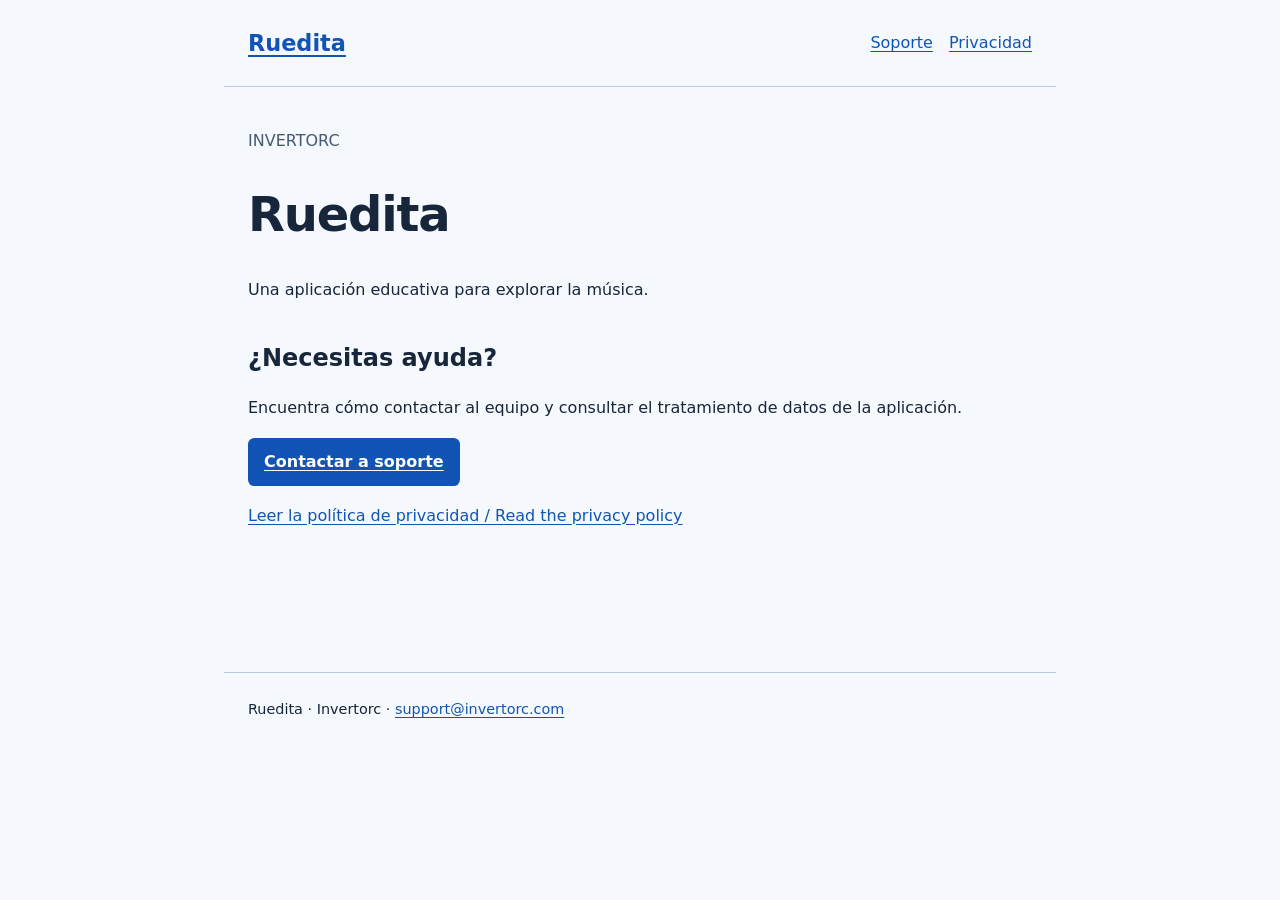
<file: index.html>
<!doctype html>
<html lang="es"><head><meta charset="utf-8"><meta name="viewport" content="width=device-width,initial-scale=1"><title>Soporte y privacidad · Ruedita</title><meta name="description" content="Información oficial de soporte y privacidad de Ruedita, una aplicación educativa de música."><link rel="stylesheet" href="./style.css"></head><body><a class="skip" href="#contenido">Saltar al contenido</a><header><a class="brand" href="./">Ruedita</a><nav aria-label="Navegación principal"><a href="./soporte/">Soporte</a><a href="./privacidad/">Privacidad</a></nav></header><main id="contenido"><p class="meta">INVERTORC</p><h1>Ruedita</h1><p>Una aplicación educativa para explorar la música.</p><h2>¿Necesitas ayuda?</h2><p>Encuentra cómo contactar al equipo y consultar el tratamiento de datos de la aplicación.</p><p><a class="contact" href="./soporte/">Contactar a soporte</a></p><p><a href="./privacidad/">Leer la política de privacidad / Read the privacy policy</a></p></main><footer>Ruedita · Invertorc · <a href="mailto:support@invertorc.com">support@invertorc.com</a></footer></body></html>
</file>
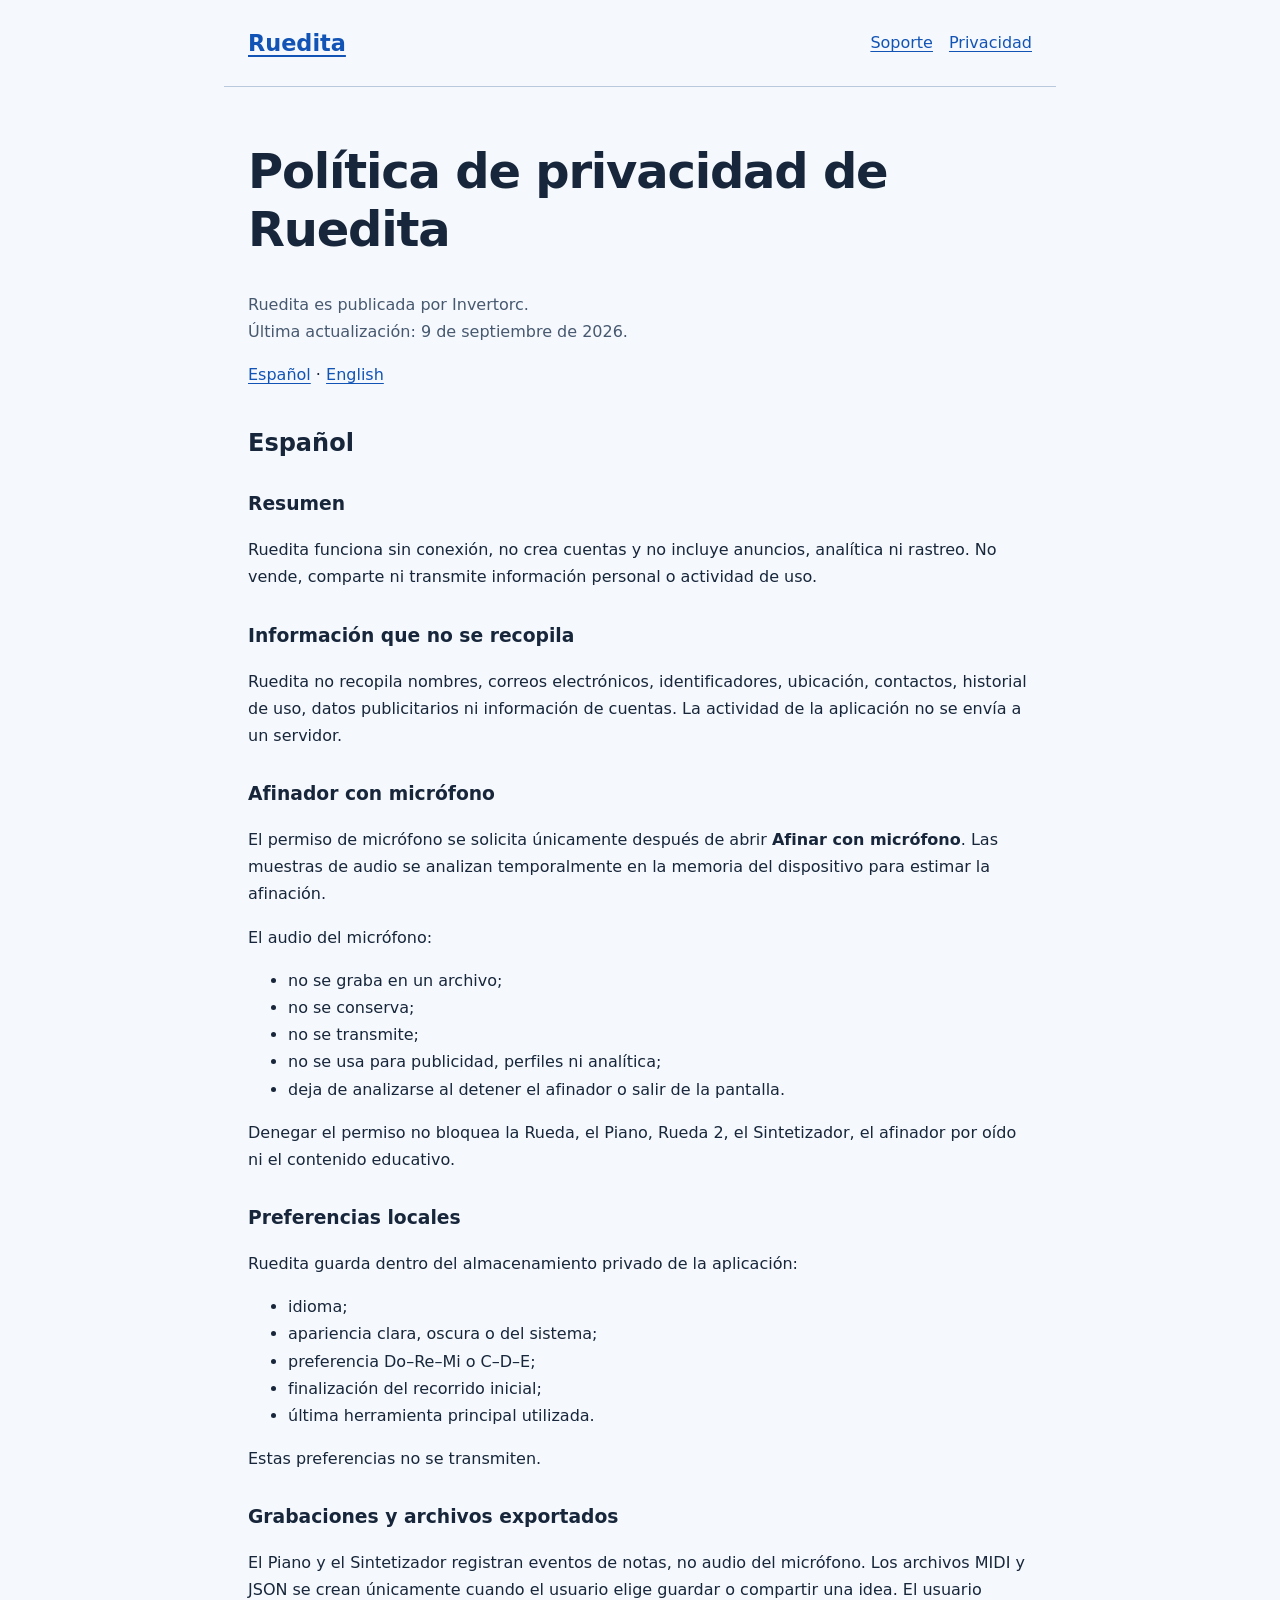
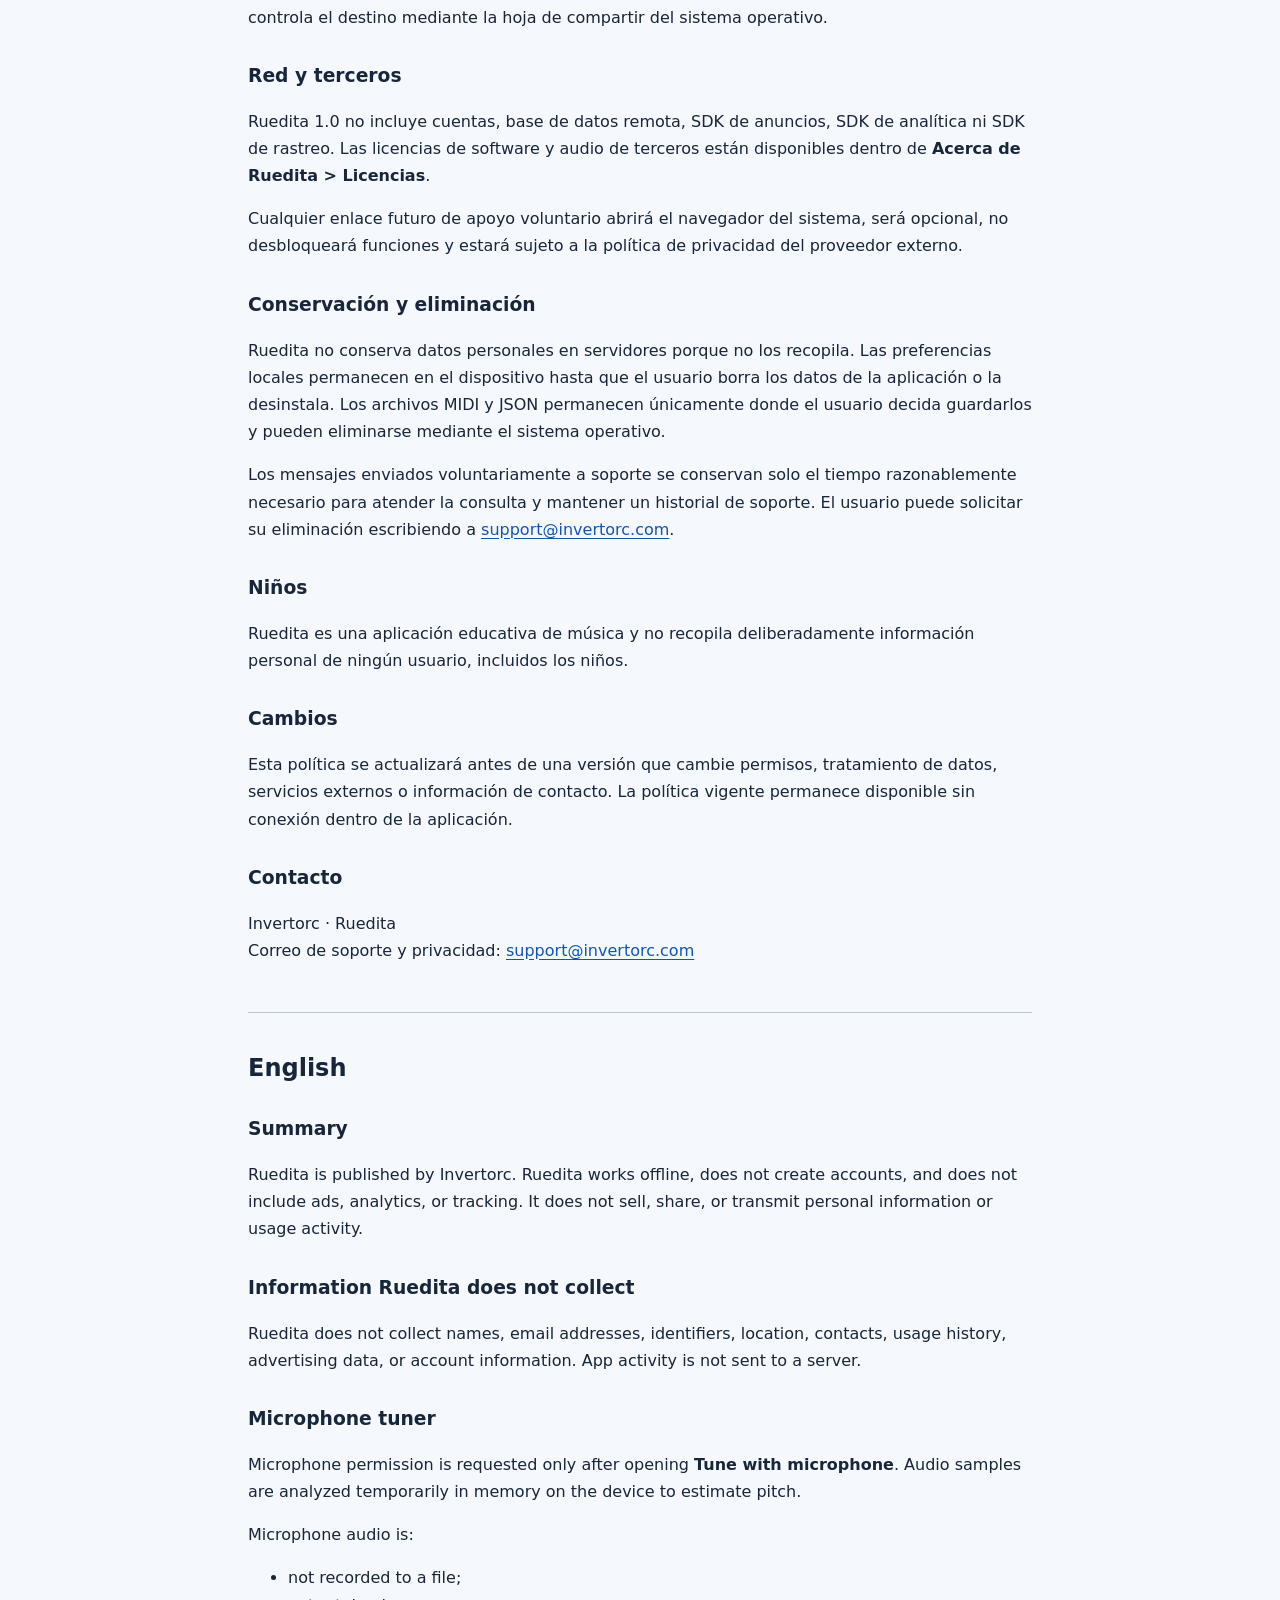
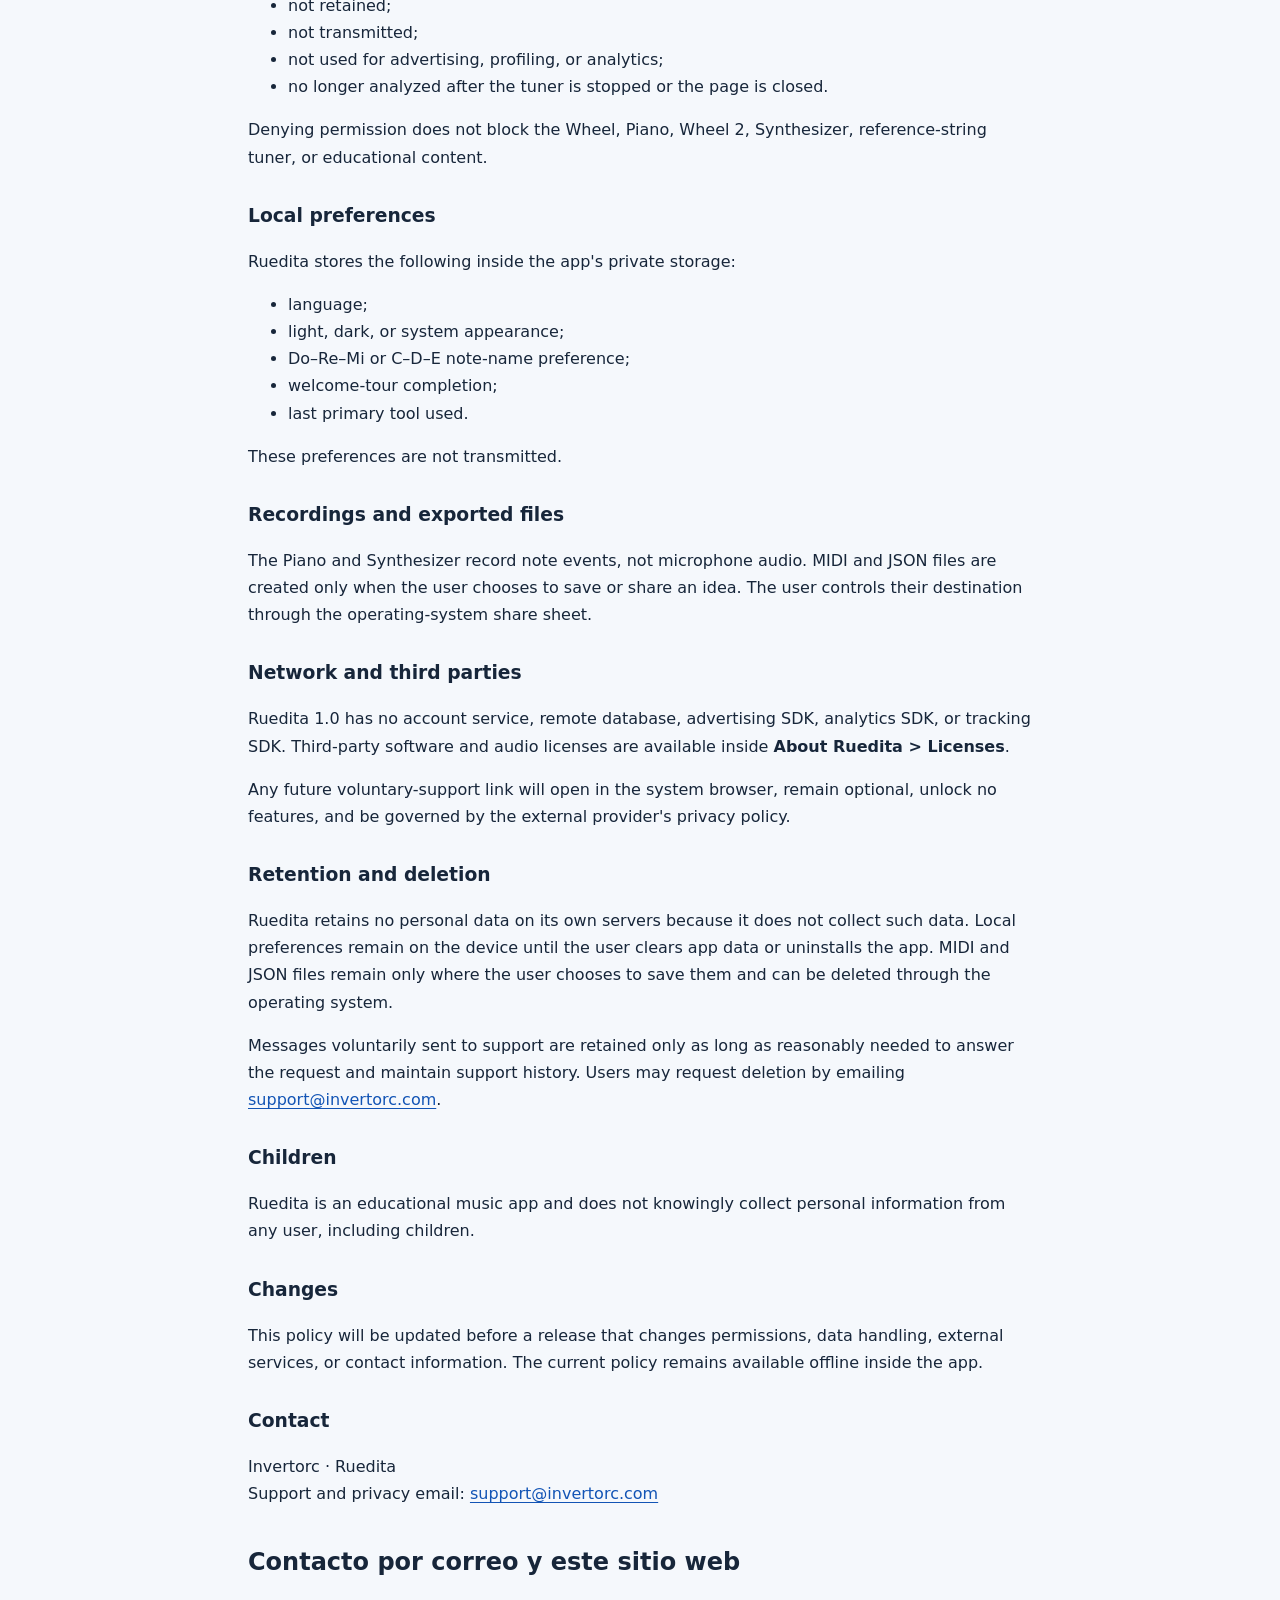
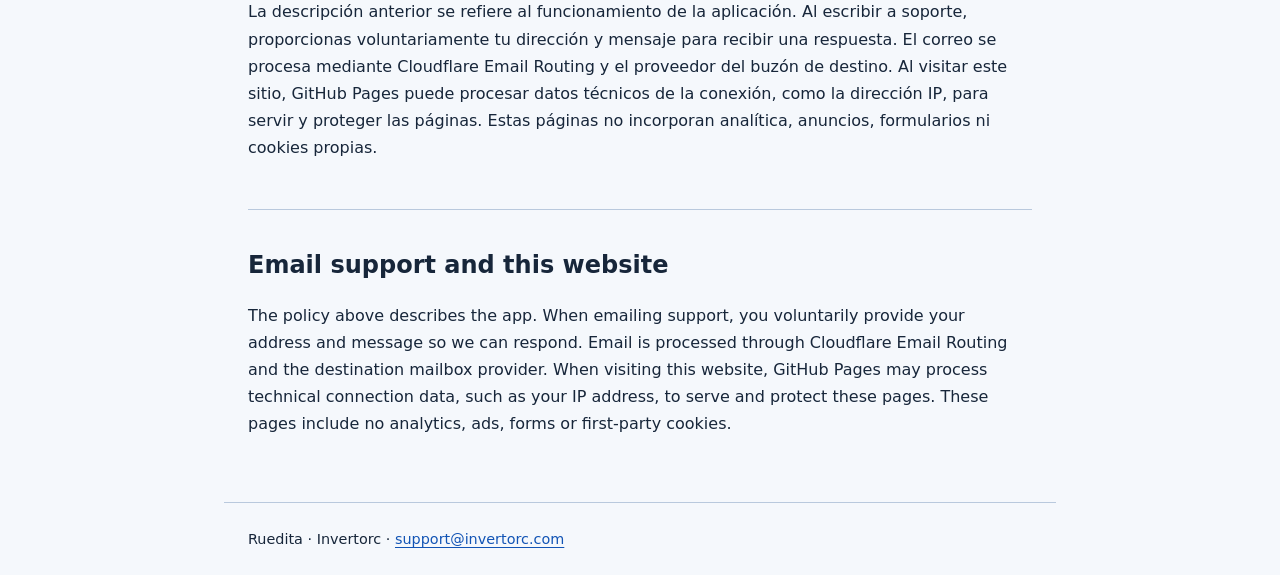
<file: privacidad/index.html>
<!doctype html>
<html lang="es"><head><meta charset="utf-8"><meta name="viewport" content="width=device-width,initial-scale=1"><title>Política de privacidad · Ruedita</title><meta name="description" content="Información oficial de soporte y privacidad de Ruedita, una aplicación educativa de música."><link rel="stylesheet" href="../style.css"></head><body><a class="skip" href="#contenido">Saltar al contenido</a><header><a class="brand" href="../">Ruedita</a><nav aria-label="Navegación principal"><a href="../soporte/">Soporte</a><a href="../privacidad/">Privacidad</a></nav></header><main id="contenido"><h1>Política de privacidad de Ruedita</h1><p class="meta">Ruedita es publicada por Invertorc.<br>Última actualización: 9 de septiembre de 2026.</p><p><a href="#espanol">Español</a> · <a href="#english">English</a></p><section><h2 id="espanol">Español</h2>
<h3>Resumen</h3>
<p>Ruedita funciona sin conexión, no crea cuentas y no incluye anuncios, analítica ni rastreo. No vende, comparte ni transmite información personal o actividad de uso.</p>
<h3>Información que no se recopila</h3>
<p>Ruedita no recopila nombres, correos electrónicos, identificadores, ubicación, contactos, historial de uso, datos publicitarios ni información de cuentas. La actividad de la aplicación no se envía a un servidor.</p>
<h3>Afinador con micrófono</h3>
<p>El permiso de micrófono se solicita únicamente después de abrir <strong>Afinar con micrófono</strong>. Las muestras de audio se analizan temporalmente en la memoria del dispositivo para estimar la afinación.</p>
<p>El audio del micrófono:</p>
<ul><li>no se graba en un archivo;</li><li>no se conserva;</li><li>no se transmite;</li><li>no se usa para publicidad, perfiles ni analítica;</li><li>deja de analizarse al detener el afinador o salir de la pantalla.</li></ul>
<p>Denegar el permiso no bloquea la Rueda, el Piano, Rueda 2, el Sintetizador, el afinador por oído ni el contenido educativo.</p>
<h3>Preferencias locales</h3>
<p>Ruedita guarda dentro del almacenamiento privado de la aplicación:</p>
<ul><li>idioma;</li><li>apariencia clara, oscura o del sistema;</li><li>preferencia Do–Re–Mi o C–D–E;</li><li>finalización del recorrido inicial;</li><li>última herramienta principal utilizada.</li></ul>
<p>Estas preferencias no se transmiten.</p>
<h3>Grabaciones y archivos exportados</h3>
<p>El Piano y el Sintetizador registran eventos de notas, no audio del micrófono. Los archivos MIDI y JSON se crean únicamente cuando el usuario elige guardar o compartir una idea. El usuario controla el destino mediante la hoja de compartir del sistema operativo.</p>
<h3>Red y terceros</h3>
<p>Ruedita 1.0 no incluye cuentas, base de datos remota, SDK de anuncios, SDK de analítica ni SDK de rastreo. Las licencias de software y audio de terceros están disponibles dentro de <strong>Acerca de Ruedita &gt; Licencias</strong>.</p>
<p>Cualquier enlace futuro de apoyo voluntario abrirá el navegador del sistema, será opcional, no desbloqueará funciones y estará sujeto a la política de privacidad del proveedor externo.</p>
<h3>Conservación y eliminación</h3>
<p>Ruedita no conserva datos personales en servidores porque no los recopila. Las preferencias locales permanecen en el dispositivo hasta que el usuario borra los datos de la aplicación o la desinstala. Los archivos MIDI y JSON permanecen únicamente donde el usuario decida guardarlos y pueden eliminarse mediante el sistema operativo.</p>
<p>Los mensajes enviados voluntariamente a soporte se conservan solo el tiempo razonablemente necesario para atender la consulta y mantener un historial de soporte. El usuario puede solicitar su eliminación escribiendo a <a href="mailto:support@invertorc.com">support@invertorc.com</a>.</p>
<h3>Niños</h3>
<p>Ruedita es una aplicación educativa de música y no recopila deliberadamente información personal de ningún usuario, incluidos los niños.</p>
<h3>Cambios</h3>
<p>Esta política se actualizará antes de una versión que cambie permisos, tratamiento de datos, servicios externos o información de contacto. La política vigente permanece disponible sin conexión dentro de la aplicación.</p>
<h3>Contacto</h3>
<p>Invertorc · Ruedita<br>Correo de soporte y privacidad: <a href="mailto:support@invertorc.com">support@invertorc.com</a></p>
</section><section lang="en"><h2 id="english">English</h2>
<h3>Summary</h3>
<p>Ruedita is published by Invertorc. Ruedita works offline, does not create accounts, and does not include ads, analytics, or tracking. It does not sell, share, or transmit personal information or usage activity.</p>
<h3>Information Ruedita does not collect</h3>
<p>Ruedita does not collect names, email addresses, identifiers, location, contacts, usage history, advertising data, or account information. App activity is not sent to a server.</p>
<h3>Microphone tuner</h3>
<p>Microphone permission is requested only after opening <strong>Tune with microphone</strong>. Audio samples are analyzed temporarily in memory on the device to estimate pitch.</p>
<p>Microphone audio is:</p>
<ul><li>not recorded to a file;</li><li>not retained;</li><li>not transmitted;</li><li>not used for advertising, profiling, or analytics;</li><li>no longer analyzed after the tuner is stopped or the page is closed.</li></ul>
<p>Denying permission does not block the Wheel, Piano, Wheel 2, Synthesizer, reference-string tuner, or educational content.</p>
<h3>Local preferences</h3>
<p>Ruedita stores the following inside the app's private storage:</p>
<ul><li>language;</li><li>light, dark, or system appearance;</li><li>Do–Re–Mi or C–D–E note-name preference;</li><li>welcome-tour completion;</li><li>last primary tool used.</li></ul>
<p>These preferences are not transmitted.</p>
<h3>Recordings and exported files</h3>
<p>The Piano and Synthesizer record note events, not microphone audio. MIDI and JSON files are created only when the user chooses to save or share an idea. The user controls their destination through the operating-system share sheet.</p>
<h3>Network and third parties</h3>
<p>Ruedita 1.0 has no account service, remote database, advertising SDK, analytics SDK, or tracking SDK. Third-party software and audio licenses are available inside <strong>About Ruedita &gt; Licenses</strong>.</p>
<p>Any future voluntary-support link will open in the system browser, remain optional, unlock no features, and be governed by the external provider's privacy policy.</p>
<h3>Retention and deletion</h3>
<p>Ruedita retains no personal data on its own servers because it does not collect such data. Local preferences remain on the device until the user clears app data or uninstalls the app. MIDI and JSON files remain only where the user chooses to save them and can be deleted through the operating system.</p>
<p>Messages voluntarily sent to support are retained only as long as reasonably needed to answer the request and maintain support history. Users may request deletion by emailing <a href="mailto:support@invertorc.com">support@invertorc.com</a>.</p>
<h3>Children</h3>
<p>Ruedita is an educational music app and does not knowingly collect personal information from any user, including children.</p>
<h3>Changes</h3>
<p>This policy will be updated before a release that changes permissions, data handling, external services, or contact information. The current policy remains available offline inside the app.</p>
<h3>Contact</h3>
<p>Invertorc · Ruedita<br>Support and privacy email: <a href="mailto:support@invertorc.com">support@invertorc.com</a></p>
</section><h2>Contacto por correo y este sitio web</h2><p>La descripción anterior se refiere al funcionamiento de la aplicación. Al escribir a soporte, proporcionas voluntariamente tu dirección y mensaje para recibir una respuesta. El correo se procesa mediante Cloudflare Email Routing y el proveedor del buzón de destino. Al visitar este sitio, GitHub Pages puede procesar datos técnicos de la conexión, como la dirección IP, para servir y proteger las páginas. Estas páginas no incorporan analítica, anuncios, formularios ni cookies propias.</p><section lang="en"><h2>Email support and this website</h2><p>The policy above describes the app. When emailing support, you voluntarily provide your address and message so we can respond. Email is processed through Cloudflare Email Routing and the destination mailbox provider. When visiting this website, GitHub Pages may process technical connection data, such as your IP address, to serve and protect these pages. These pages include no analytics, ads, forms or first-party cookies.</p></section></main><footer>Ruedita · Invertorc · <a href="mailto:support@invertorc.com">support@invertorc.com</a></footer></body></html>
</file>
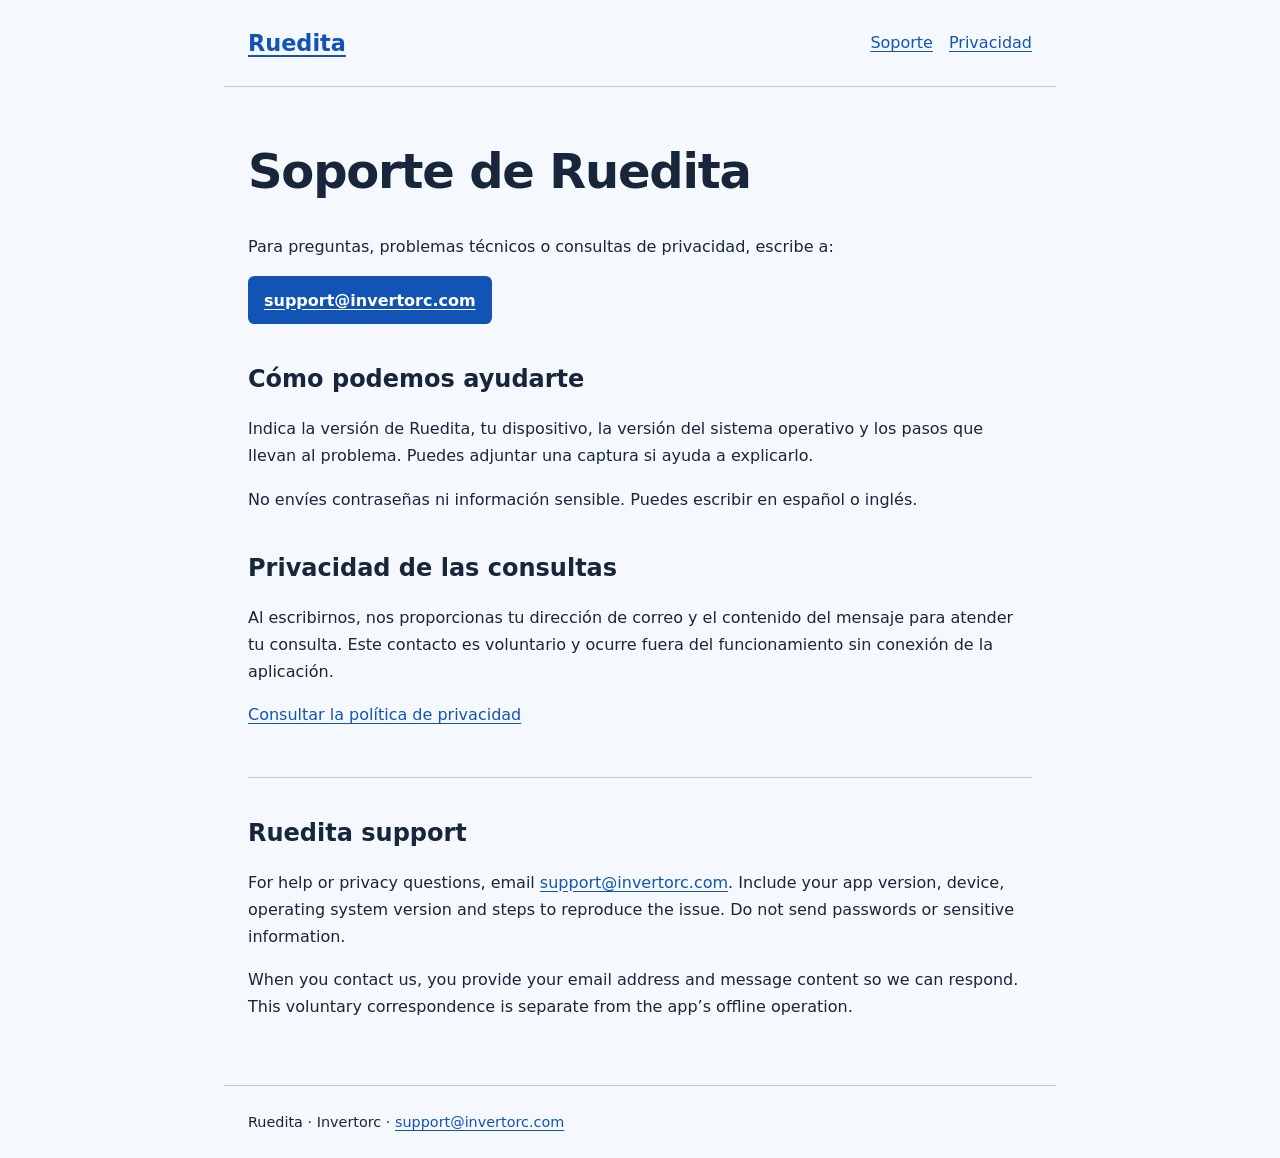
<file: soporte/index.html>
<!doctype html>
<html lang="es"><head><meta charset="utf-8"><meta name="viewport" content="width=device-width,initial-scale=1"><title>Soporte · Ruedita</title><meta name="description" content="Información oficial de soporte y privacidad de Ruedita, una aplicación educativa de música."><link rel="stylesheet" href="../style.css"></head><body><a class="skip" href="#contenido">Saltar al contenido</a><header><a class="brand" href="../">Ruedita</a><nav aria-label="Navegación principal"><a href="../soporte/">Soporte</a><a href="../privacidad/">Privacidad</a></nav></header><main id="contenido"><h1>Soporte de Ruedita</h1><p>Para preguntas, problemas técnicos o consultas de privacidad, escribe a:</p><p><a class="contact" href="mailto:support@invertorc.com">support@invertorc.com</a></p><h2>Cómo podemos ayudarte</h2><p>Indica la versión de Ruedita, tu dispositivo, la versión del sistema operativo y los pasos que llevan al problema. Puedes adjuntar una captura si ayuda a explicarlo.</p><p>No envíes contraseñas ni información sensible. Puedes escribir en español o inglés.</p><h2>Privacidad de las consultas</h2><p>Al escribirnos, nos proporcionas tu dirección de correo y el contenido del mensaje para atender tu consulta. Este contacto es voluntario y ocurre fuera del funcionamiento sin conexión de la aplicación.</p><p><a href="../privacidad/">Consultar la política de privacidad</a></p><section lang="en"><h2>Ruedita support</h2><p>For help or privacy questions, email <a href="mailto:support@invertorc.com">support@invertorc.com</a>. Include your app version, device, operating system version and steps to reproduce the issue. Do not send passwords or sensitive information.</p><p>When you contact us, you provide your email address and message content so we can respond. This voluntary correspondence is separate from the app’s offline operation.</p></section></main><footer>Ruedita · Invertorc · <a href="mailto:support@invertorc.com">support@invertorc.com</a></footer></body></html>
</file>
<file: style.css>
:root{color-scheme:light;font-family:system-ui,-apple-system,BlinkMacSystemFont,"Segoe UI",sans-serif;color:#17263a;background:#f5f8fc;font-size:100%}*{box-sizing:border-box}body{margin:0;line-height:1.7}header,main,footer{max-width:52rem;margin:auto;padding:1.5rem}header{display:flex;flex-wrap:wrap;gap:1rem;align-items:center;border-bottom:1px solid #b9c9dd}nav{display:flex;flex-wrap:wrap;gap:1rem}.brand{font-weight:800;font-size:1.4rem;margin-right:auto}a{color:#1254b5;text-underline-offset:.2em;overflow-wrap:anywhere}a:focus-visible{outline:3px solid #1254b5;outline-offset:4px}h1{font-size:clamp(2rem,6vw,3rem);line-height:1.2;letter-spacing:-.025em}h2{margin-top:2.5rem;line-height:1.3}h3{margin-top:2rem;line-height:1.4}p,li{font-size:1rem}main{min-height:65vh;padding-bottom:3rem}.contact{display:inline-block;background:#1254b5;color:white;padding:.65rem 1rem;border-radius:.4rem;font-weight:600}footer{border-top:1px solid #b9c9dd;font-size:.9rem}code{font-size:1em;overflow-wrap:anywhere}.meta{color:#475970}section[lang=en]{border-top:1px solid #b9c9dd;margin-top:3rem}.skip{position:absolute;left:-9999px}.skip:focus{left:1rem;top:1rem;background:white;padding:1rem}
</file>
